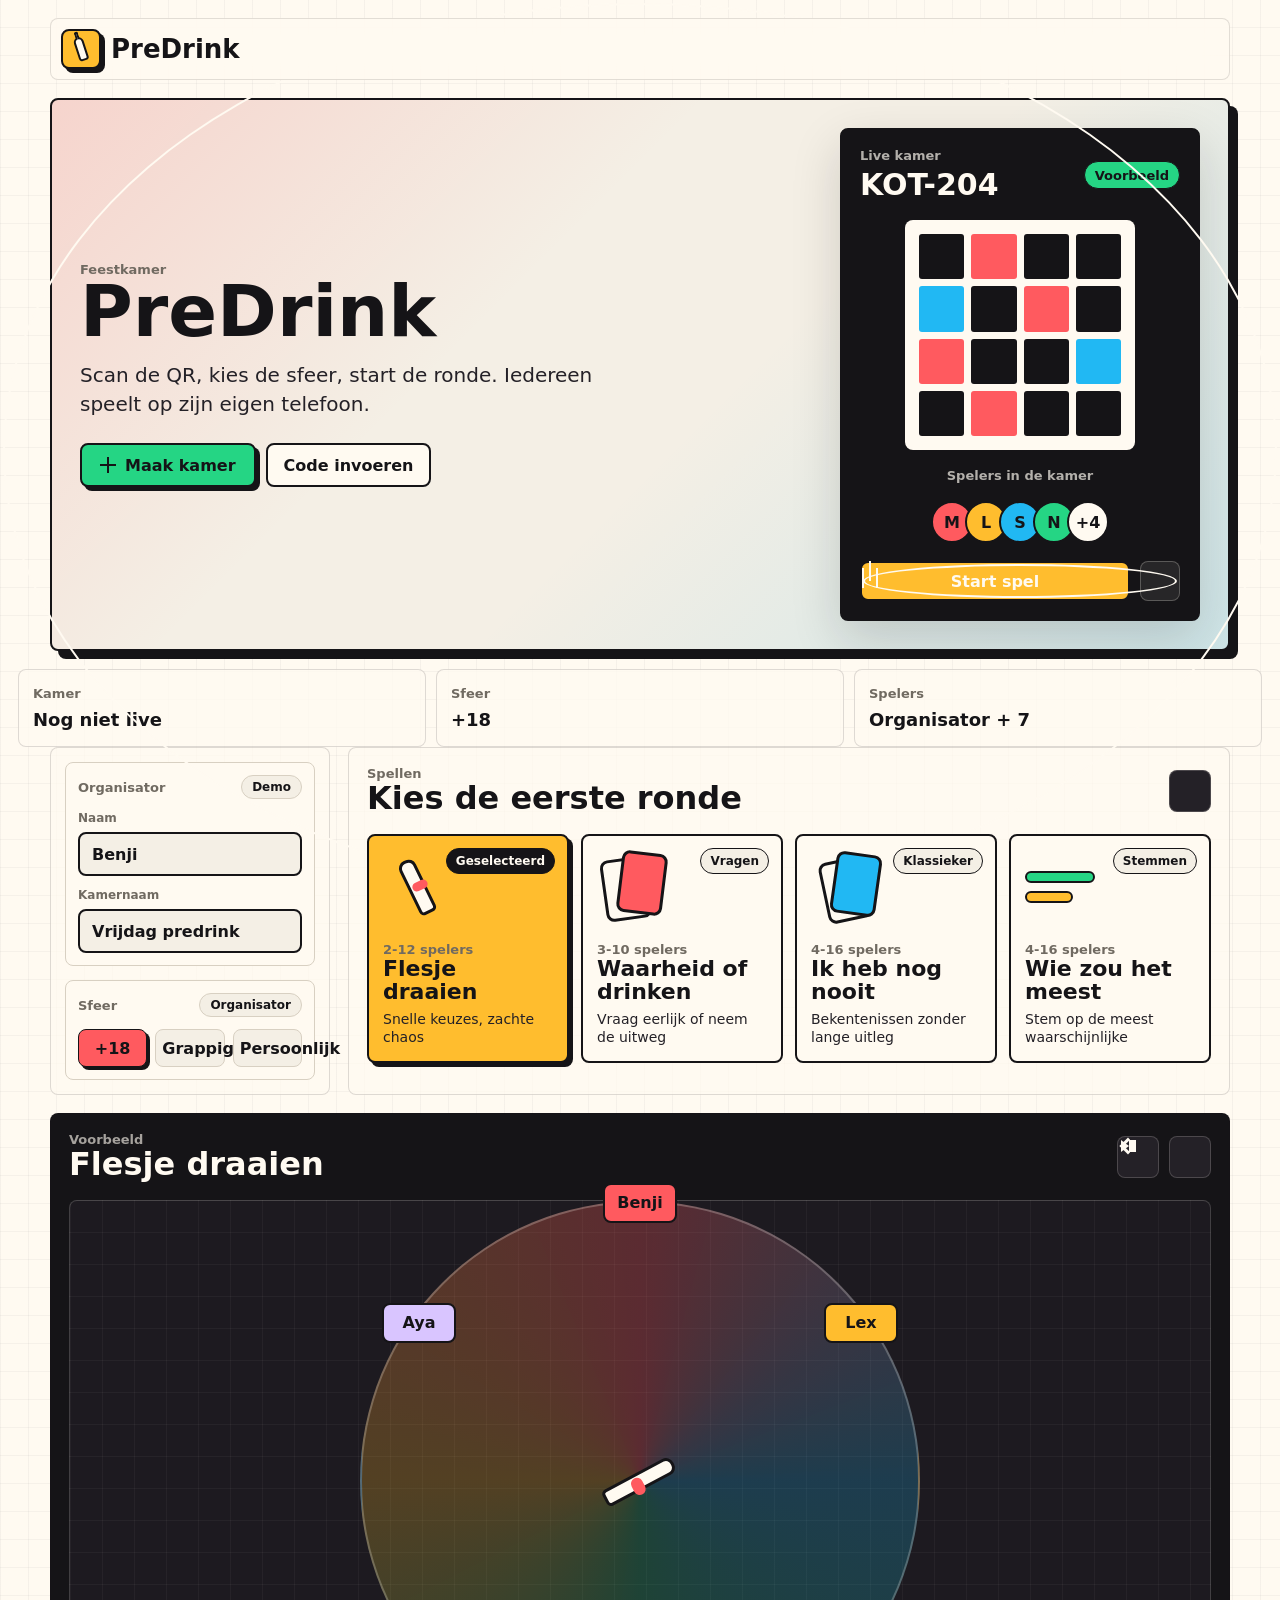
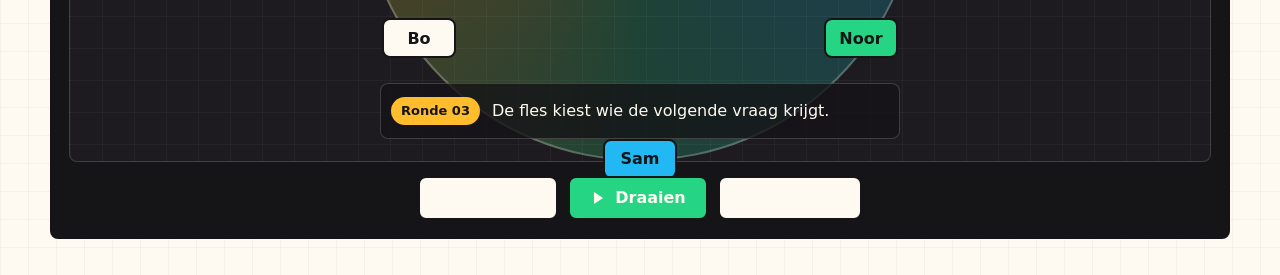
<file: index.html>
<!DOCTYPE html>
<html lang="nl">
<head>
  <meta charset="UTF-8">
  <meta name="viewport" content="width=device-width, initial-scale=1.0">
  <title>PreDrink UI Prototype</title>
  <link rel="stylesheet" href="./styles.css">
</head>
<body>
  <div class="app-shell">
    <header class="topbar">
      <a class="brand" href="#" aria-label="PreDrink start">
        <span class="brand-mark" aria-hidden="true">
          <span class="brand-bottle"></span>
        </span>
        <span class="brand-word">PreDrink</span>
      </a>
    </header>

    <main>
      <section class="party-band" aria-labelledby="brand-title">
        <div class="party-copy">
          <p class="eyebrow">Feestkamer</p>
          <h1 id="brand-title">PreDrink</h1>
          <p class="lead">Scan de QR, kies de sfeer, start de ronde. Iedereen speelt op zijn eigen telefoon.</p>

          <div class="hero-actions">
            <button class="primary-button" type="button" data-open-flow="create" onclick="window.PreDrinkFlow && window.PreDrinkFlow.open('create')">
              <span class="plus-icon" aria-hidden="true"></span>
              Maak kamer
            </button>
            <button class="secondary-button" type="button" data-open-flow="join" onclick="window.PreDrinkFlow && window.PreDrinkFlow.open('join')">Code invoeren</button>
          </div>
        </div>

        <aside class="room-preview" aria-label="Kamervoorbeeld">
          <div class="room-preview-head">
            <div>
              <p class="mini-label">Live kamer</p>
              <strong id="room-code">KOT-204</strong>
            </div>
            <span class="status-dot" id="room-status">Voorbeeld</span>
          </div>

          <div class="qr-tile" aria-label="QR code voorbeeld">
            <span></span><span></span><span></span><span></span>
            <span></span><span></span><span></span><span></span>
            <span></span><span></span><span></span><span></span>
            <span></span><span></span><span></span><span></span>
          </div>

          <p class="mini-label room-player-label">Spelers in de kamer</p>
          <div class="player-row" aria-label="Spelers">
            <span class="avatar a1">M</span>
            <span class="avatar a2">L</span>
            <span class="avatar a3">S</span>
            <span class="avatar a4">N</span>
            <span class="avatar more" id="player-count">+4</span>
          </div>

          <div class="room-controls">
            <button class="mini-button" type="button" id="room-start-btn">Start spel</button>
            <button class="mini-icon-button" title="Kamerinstellingen" aria-label="Kamerinstellingen">
              <span class="settings-icon" aria-hidden="true"></span>
            </button>
          </div>
        </aside>
      </section>

      <section class="room-strip" aria-label="Kamerstatus">
        <div>
          <span class="mini-label">Kamer</span>
          <strong id="strip-room">Nog niet live</strong>
        </div>
        <div>
          <span class="mini-label">Sfeer</span>
          <strong id="strip-vibe">+18</strong>
        </div>
        <div>
          <span class="mini-label">Spelers</span>
          <strong id="strip-players">Organisator + 7</strong>
        </div>
      </section>

      <section class="content-grid">
        <aside class="side-panel" aria-label="Kamerinstellingen">
          <div class="panel-block host-card">
            <div class="panel-heading">
              <p class="mini-label">Organisator</p>
              <span class="small-badge">Demo</span>
            </div>
            <label class="field-label" for="host-name">Naam</label>
            <input class="text-field" id="host-name" type="text" value="Benji" maxlength="18">
            <label class="field-label" for="room-name">Kamernaam</label>
            <input class="text-field" id="room-name" type="text" value="Vrijdag predrink" maxlength="24">
          </div>

          <div class="panel-block">
            <div class="panel-heading">
              <p class="mini-label">Sfeer</p>
              <span class="small-badge">Organisator</span>
            </div>

            <div class="segmented" role="tablist" aria-label="Sfeerselectie">
              <button class="segment active" type="button">+18</button>
              <button class="segment" type="button">Grappig</button>
              <button class="segment" type="button">Persoonlijk</button>
            </div>
          </div>

        </aside>

        <section class="game-library" aria-labelledby="games-title">
          <div class="section-heading">
            <div>
              <p class="eyebrow">Spellen</p>
              <h2 id="games-title">Kies de eerste ronde</h2>
            </div>
            <button class="icon-button dark" title="Filter" aria-label="Filter">
              <span class="filter-icon" aria-hidden="true"></span>
            </button>
          </div>

          <div class="game-grid">
            <button class="game-card active" type="button" data-game="spin">
              <span class="game-art bottle-art" aria-hidden="true"></span>
              <span class="game-status">Geselecteerd</span>
              <span class="game-kicker">2-12 spelers</span>
              <strong>Flesje draaien</strong>
              <span class="game-meta">Snelle keuzes, zachte chaos</span>
            </button>

            <button class="game-card" type="button" data-game="truth">
              <span class="game-art card-art" aria-hidden="true"></span>
              <span class="game-status">Vragen</span>
              <span class="game-kicker">3-10 spelers</span>
              <strong>Waarheid of drinken</strong>
              <span class="game-meta">Vraag eerlijk of neem de uitweg</span>
            </button>

            <button class="game-card" type="button" data-game="never">
              <span class="game-art stack-art" aria-hidden="true"></span>
              <span class="game-status">Klassieker</span>
              <span class="game-kicker">4-16 spelers</span>
              <strong>Ik heb nog nooit</strong>
              <span class="game-meta">Bekentenissen zonder lange uitleg</span>
            </button>

            <button class="game-card" type="button" data-game="likely">
              <span class="game-art poll-art" aria-hidden="true"></span>
              <span class="game-status">Stemmen</span>
              <span class="game-kicker">4-16 spelers</span>
              <strong>Wie zou het meest</strong>
              <span class="game-meta">Stem op de meest waarschijnlijke</span>
            </button>
          </div>
        </section>
      </section>

      <section class="play-stage" aria-labelledby="preview-title">
        <div class="stage-head">
          <div>
            <p class="eyebrow">Voorbeeld</p>
            <h2 id="preview-title">Flesje draaien</h2>
          </div>
          <div class="stage-actions">
            <button class="icon-button dark" title="Vorige kaart" aria-label="Vorige kaart">
              <span class="back-icon" aria-hidden="true"></span>
            </button>
            <button class="icon-button dark" title="Overslaan" aria-label="Overslaan">
              <span class="skip-icon" aria-hidden="true"></span>
            </button>
          </div>
        </div>

        <div class="preview-board active" data-preview="spin">
          <div class="bottle-table">
            <span class="table-avatar p1">Benji</span>
            <span class="table-avatar p2">Lex</span>
            <span class="table-avatar p3">Noor</span>
            <span class="table-avatar p4">Sam</span>
            <span class="table-avatar p5">Bo</span>
            <span class="table-avatar p6">Aya</span>
            <div class="spin-bottle" aria-hidden="true"></div>
          </div>
          <div class="prompt-strip">
            <span class="round-chip">Ronde 03</span>
            <p>De fles kiest wie de volgende vraag krijgt.</p>
          </div>
        </div>

        <div class="preview-board" data-preview="truth">
          <div class="truth-card">
            <span class="round-chip">Waarheid of drinken</span>
            <h3>Wat is de laatste app die je meteen zou verbergen?</h3>
            <div class="choice-row">
              <button>Waarheid</button>
              <button>Drinken</button>
            </div>
          </div>
        </div>

        <div class="preview-board" data-preview="never">
          <div class="never-stack">
            <article>
              <span>Ik heb nog nooit</span>
              <strong>een taxi genomen voor minder dan vijf minuten wandelen.</strong>
            </article>
            <article>
              <span>Stem</span>
              <strong>Ik wel</strong>
            </article>
            <article>
              <span>Stem</span>
              <strong>Nooit</strong>
            </article>
          </div>
        </div>

        <div class="preview-board" data-preview="likely">
          <div class="poll-screen">
            <span class="round-chip">Wie zou het meest</span>
            <h3>Wie zou het meest spontaan een weekend boeken?</h3>
            <div class="poll-list">
              <div><span>Benji</span><strong style="width:72%"></strong></div>
              <div><span>Lex</span><strong style="width:48%"></strong></div>
              <div><span>Noor</span><strong style="width:28%"></strong></div>
            </div>
          </div>
        </div>

        <div class="control-strip">
          <button class="secondary-button">Grenzen</button>
          <button class="primary-button" id="main-action">
            <span class="play-icon" aria-hidden="true"></span>
            <span id="main-action-label">Draaien</span>
          </button>
          <button class="secondary-button">Waterpauze</button>
        </div>
      </section>
    </main>

    <nav class="mobile-dock" aria-label="Mobiele navigatie">
      <a href="#brand-title">Kamer</a>
      <a href="#games-title">Spellen</a>
      <a href="#preview-title">Spelen</a>
    </nav>
  </div>

  <div class="flow-sheet" id="flow-sheet" aria-hidden="true">
    <div class="sheet-backdrop" data-close-flow></div>
    <section class="sheet-panel" aria-label="Kamerflow">
      <div class="sheet-head">
        <div>
          <p class="eyebrow">Kamer</p>
          <h2 id="sheet-title">Maak kamer</h2>
        </div>
        <button class="icon-button" type="button" title="Sluiten" aria-label="Sluiten" data-close-flow>
          <span class="close-icon" aria-hidden="true"></span>
        </button>
      </div>

      <div class="flow-tabs" role="tablist" aria-label="Kamerflow">
        <button class="flow-tab active" type="button" data-flow-tab="create">Maken</button>
        <button class="flow-tab" type="button" data-flow-tab="join">Meedoen</button>
      </div>

      <div class="flow-panel active" data-flow-panel="create">
        <label class="field-label" for="sheet-room-name">Kamernaam</label>
        <input class="text-field" id="sheet-room-name" type="text" value="Vrijdag predrink" maxlength="24">
        <label class="field-label" for="sheet-host-name">Organisator</label>
        <input class="text-field" id="sheet-host-name" type="text" value="Benji" maxlength="18">
        <div class="sheet-actions">
          <button class="primary-button" type="button" id="create-demo-room">
            <span class="plus-icon" aria-hidden="true"></span>
            Maak demo-kamer
          </button>
        </div>
      </div>

      <div class="flow-panel" data-flow-panel="join">
        <label class="field-label" for="join-code">Kamercode</label>
        <input class="text-field code-field" id="join-code" type="text" value="KOT-204" maxlength="7">
        <label class="field-label" for="join-name">Naam</label>
        <input class="text-field" id="join-name" type="text" value="Lex" maxlength="18">
        <div class="sheet-actions">
          <button class="primary-button" type="button" id="join-demo-room">
            Doe mee met voorbeeld
          </button>
        </div>
      </div>
    </section>
  </div>

  <script src="./script.js?v=app-shell-3"></script>
</body>
</html>
</file>
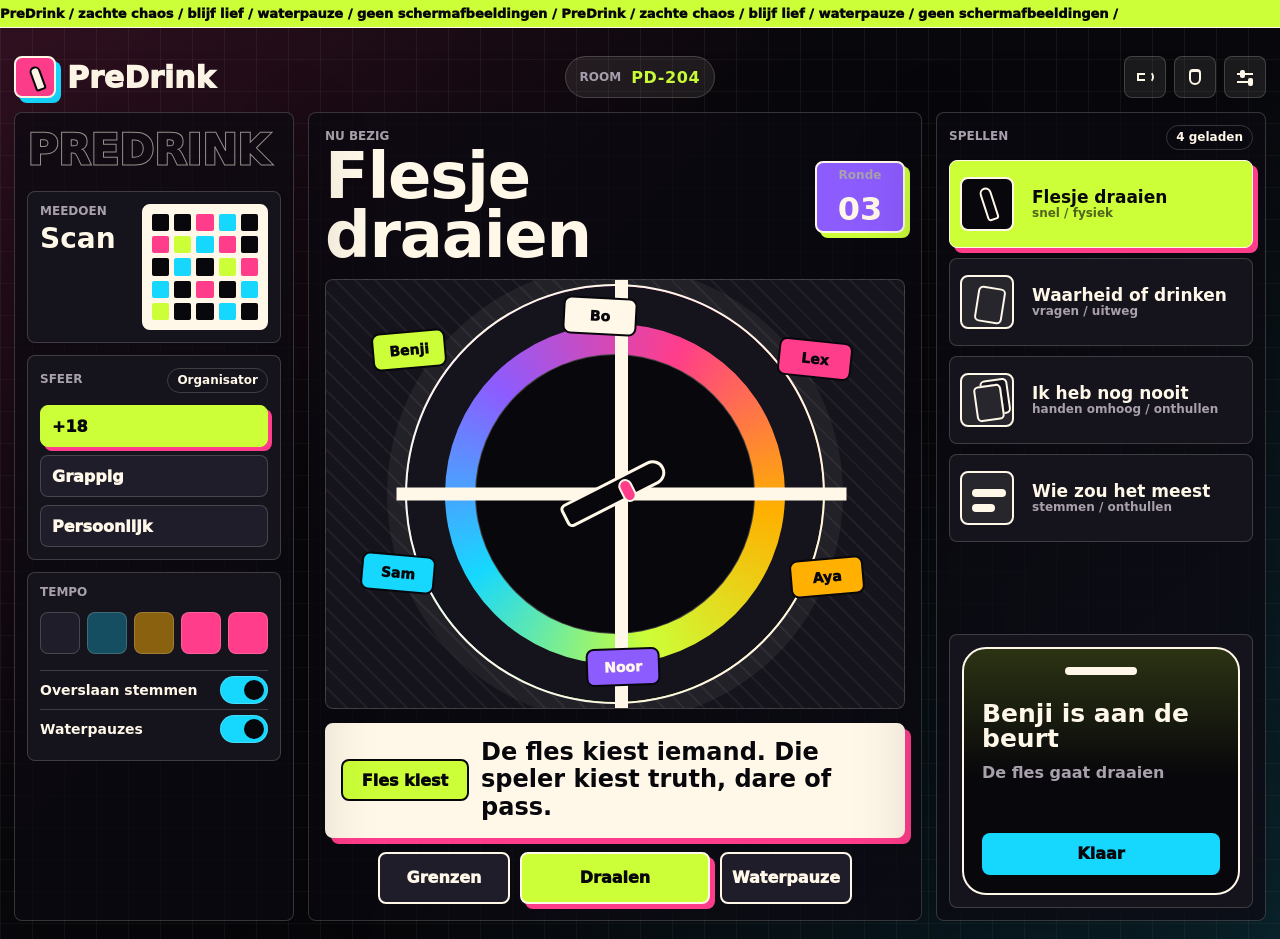
<file: design-b.html>
<!DOCTYPE html>
<html lang="nl">
<head>
  <meta charset="UTF-8">
  <meta name="viewport" content="width=device-width, initial-scale=1.0">
  <title>PreDrink Ontwerp B</title>
  <link rel="stylesheet" href="./design-b.css">
</head>
<body>
  <div class="ticker" aria-hidden="true">
    <span>PreDrink / zachte chaos / blijf lief / waterpauze / geen schermafbeeldingen / PreDrink / zachte chaos / blijf lief / waterpauze / geen schermafbeeldingen /</span>
  </div>

  <main class="night-app">
    <header class="nav">
      <a class="brand" href="./index.html" aria-label="PreDrink ontwerp A">
        <span class="brand-icon" aria-hidden="true"></span>
        <span>PreDrink</span>
      </a>

      <div class="room-pill">
        <span>ROOM</span>
        <strong>PD-204</strong>
      </div>

      <nav class="nav-actions" aria-label="Snelle acties">
        <button class="icon-button" title="Geluid" aria-label="Geluid"><span class="i-sound"></span></button>
        <button class="icon-button" title="Grenzen" aria-label="Grenzen"><span class="i-shield"></span></button>
        <button class="icon-button" title="Instellingen" aria-label="Instellingen"><span class="i-sliders"></span></button>
      </nav>
    </header>

    <section class="command-grid">
      <aside class="room-console" aria-label="Kamerconsole">
        <div class="vertical-logo" aria-hidden="true">PREDRINK</div>

        <section class="join-tile">
          <div>
            <p class="label">Meedoen</p>
            <strong>Scan</strong>
          </div>
          <div class="qr-mosaic" aria-label="QR code voorbeeld">
            <span></span><span></span><span></span><span></span><span></span>
            <span></span><span></span><span></span><span></span><span></span>
            <span></span><span></span><span></span><span></span><span></span>
            <span></span><span></span><span></span><span></span><span></span>
            <span></span><span></span><span></span><span></span><span></span>
          </div>
        </section>

        <section class="vibe-panel">
          <div class="panel-head">
            <p class="label">Sfeer</p>
            <span>Organisator</span>
          </div>

          <div class="vibe-stack" role="tablist" aria-label="Sfeer">
            <button class="vibe active" type="button">+18</button>
            <button class="vibe" type="button">Grappig</button>
            <button class="vibe" type="button">Persoonlijk</button>
          </div>
        </section>

        <section class="tempo-panel">
          <p class="label">Tempo</p>
          <div class="tempo-track" aria-label="Tempo">
            <span></span>
            <span></span>
            <span></span>
            <span class="hot"></span>
            <span class="hot"></span>
          </div>
          <div class="switch-line">
            <span>Overslaan stemmen</span>
            <button class="toggle on" aria-label="Overslaan stemmen aan"><span></span></button>
          </div>
          <div class="switch-line">
            <span>Waterpauzes</span>
            <button class="toggle on" aria-label="Waterpauzes aan"><span></span></button>
          </div>
        </section>
      </aside>

      <section class="stage" aria-labelledby="stage-title">
        <div class="stage-top">
          <div>
            <p class="label">Nu bezig</p>
            <h1 id="stage-title">Flesje draaien</h1>
          </div>
          <div class="round-counter">
            <span>Ronde</span>
            <strong>03</strong>
          </div>
        </div>

        <div class="party-machine" data-selected="spin">
          <div class="name-tag n1">Benji</div>
          <div class="name-tag n2">Lex</div>
          <div class="name-tag n3">Sam</div>
          <div class="name-tag n4">Aya</div>
          <div class="name-tag n5">Bo</div>
          <div class="name-tag n6">Noor</div>

          <div class="machine-ring">
            <span class="ring-tick t1"></span>
            <span class="ring-tick t2"></span>
            <span class="ring-tick t3"></span>
            <span class="ring-tick t4"></span>
            <div class="live-art spin-art" aria-hidden="true"></div>
          </div>
        </div>

        <div class="prompt-console">
          <span class="prompt-type" id="prompt-type">Fles kiest</span>
          <p id="prompt-text">De fles kiest iemand. Die speler kiest truth, dare of pass.</p>
        </div>

        <div class="action-deck">
          <button class="secondary-action">Grenzen</button>
          <button class="main-action" id="main-action">Draaien</button>
          <button class="secondary-action">Waterpauze</button>
        </div>
      </section>

      <aside class="game-dock" aria-label="Spellen">
        <div class="dock-head">
          <p class="label">Spellen</p>
          <span>4 geladen</span>
        </div>

        <button class="game-cartridge active" type="button" data-game="spin">
          <span class="cart-icon cart-bottle" aria-hidden="true"></span>
          <span>
            <strong>Flesje draaien</strong>
            <small>snel / fysiek</small>
          </span>
        </button>

        <button class="game-cartridge" type="button" data-game="truth">
          <span class="cart-icon cart-card" aria-hidden="true"></span>
          <span>
            <strong>Waarheid of drinken</strong>
            <small>vragen / uitweg</small>
          </span>
        </button>

        <button class="game-cartridge" type="button" data-game="never">
          <span class="cart-icon cart-stack" aria-hidden="true"></span>
          <span>
            <strong>Ik heb nog nooit</strong>
            <small>handen omhoog / onthullen</small>
          </span>
        </button>

        <button class="game-cartridge" type="button" data-game="likely">
          <span class="cart-icon cart-poll" aria-hidden="true"></span>
          <span>
            <strong>Wie zou het meest</strong>
            <small>stemmen / onthullen</small>
          </span>
        </button>

        <section class="phone-strip" aria-label="Telefoon preview">
          <div class="phone-screen">
            <span class="mini-status"></span>
            <strong id="phone-title">Benji is aan de beurt</strong>
            <p id="phone-copy">De fles gaat draaien</p>
            <button>Klaar</button>
          </div>
        </section>
      </aside>
    </section>
  </main>

  <script src="./design-b.js"></script>
</body>
</html>
</file>
<file: styles.css>
*,
*::before,
*::after {
  box-sizing: border-box;
}

:root {
  --ink: #151417;
  --ink-2: #242127;
  --paper: #fffaf1;
  --paper-2: #f4efe5;
  --line: #d8d0c2;
  --muted: #706a61;
  --coral: #ff5a5f;
  --lime: #25d584;
  --aqua: #21b8f3;
  --mango: #ffbd2e;
  --grape: #7b61ff;
  --shadow: 0 18px 50px rgba(21, 20, 23, 0.16);
  --radius: 8px;
}

html {
  min-height: 100%;
  background: var(--paper);
}

body {
  min-height: 100%;
  margin: 0;
  color: var(--ink);
  font-family: Inter, ui-sans-serif, system-ui, -apple-system, BlinkMacSystemFont, "Segoe UI", sans-serif;
  background:
    linear-gradient(90deg, rgba(21, 20, 23, 0.04) 1px, transparent 1px),
    linear-gradient(0deg, rgba(21, 20, 23, 0.04) 1px, transparent 1px),
    var(--paper);
  background-size: 28px 28px;
}

body.sheet-open {
  overflow: hidden;
}

button,
input {
  font: inherit;
}

button {
  color: inherit;
}

.app-shell {
  min-height: 100vh;
  padding: 18px;
}

.topbar {
  position: sticky;
  top: 0;
  z-index: 20;
  display: flex;
  align-items: center;
  justify-content: space-between;
  gap: 16px;
  width: min(1180px, 100%);
  margin: 0 auto 18px;
  padding: 10px;
  border: 1px solid rgba(21, 20, 23, 0.12);
  border-radius: var(--radius);
  background: rgba(255, 250, 241, 0.88);
  backdrop-filter: blur(18px);
}

.brand {
  display: inline-flex;
  align-items: center;
  gap: 10px;
  color: var(--ink);
  text-decoration: none;
}

.brand-mark {
  position: relative;
  display: grid;
  width: 40px;
  height: 40px;
  place-items: center;
  border: 2px solid var(--ink);
  border-radius: var(--radius);
  background: var(--mango);
  box-shadow: 4px 4px 0 var(--ink);
}

.brand-bottle {
  position: relative;
  display: block;
  width: 10px;
  height: 24px;
  border: 2px solid var(--ink);
  border-radius: 5px 5px 3px 3px;
  background: var(--paper);
  transform: rotate(-18deg);
}

.brand-bottle::before {
  content: "";
  position: absolute;
  top: -8px;
  left: 1px;
  width: 4px;
  height: 8px;
  border: 2px solid var(--ink);
  border-bottom: 0;
  border-radius: 3px 3px 0 0;
  background: var(--paper);
}

.brand-word {
  font-size: 26px;
  font-weight: 900;
  line-height: 1;
}

.hero-actions,
.stage-actions,
.room-controls,
.choice-row,
.control-strip {
  position: relative;
  z-index: 4;
  display: flex;
  align-items: center;
  gap: 10px;
}

.icon-button,
.mini-icon-button {
  display: grid;
  place-items: center;
  border: 1px solid var(--ink);
  border-radius: var(--radius);
  background: var(--paper);
  cursor: pointer;
  transition: transform 160ms ease, background 160ms ease, box-shadow 160ms ease;
}

.icon-button {
  width: 42px;
  height: 42px;
}

.icon-button.dark {
  color: var(--paper);
  border-color: rgba(255, 250, 241, 0.18);
  background: var(--ink-2);
}

.icon-button:hover,
.mini-icon-button:hover,
.primary-button:hover,
.secondary-button:hover,
.mini-button:hover,
.game-card:hover {
  transform: translateY(-2px);
}

.status-dot,
.small-badge,
.round-chip {
  display: inline-flex;
  align-items: center;
  justify-content: center;
  min-height: 28px;
  padding: 0 10px;
  border: 1px solid var(--ink);
  border-radius: 999px;
  background: var(--paper);
  font-size: 13px;
  font-weight: 800;
}

.party-band,
.content-grid,
.play-stage {
  width: min(1180px, 100%);
  margin: 0 auto 18px;
}

.party-band {
  display: grid;
  grid-template-columns: minmax(0, 1fr) 360px;
  gap: 18px;
  min-height: 410px;
  padding: 28px;
  border: 2px solid var(--ink);
  border-radius: var(--radius);
  background:
    linear-gradient(135deg, rgba(255, 90, 95, 0.18), transparent 38%),
    linear-gradient(315deg, rgba(33, 184, 243, 0.18), transparent 44%),
    var(--paper-2);
  box-shadow: 8px 8px 0 var(--ink);
  overflow: hidden;
}

.party-copy {
  position: relative;
  z-index: 3;
  display: flex;
  flex-direction: column;
  justify-content: center;
  max-width: 650px;
}

.eyebrow,
.mini-label,
.game-kicker {
  margin: 0;
  color: var(--muted);
  font-size: 13px;
  font-weight: 800;
}

h1,
h2,
h3,
p {
  margin-top: 0;
}

h1 {
  margin-bottom: 16px;
  font-size: 72px;
  line-height: 0.95;
}

h2 {
  margin-bottom: 0;
  font-size: 32px;
  line-height: 1.08;
}

h3 {
  font-size: 28px;
  line-height: 1.16;
}

.lead {
  max-width: 520px;
  margin-bottom: 24px;
  color: var(--ink-2);
  font-size: 20px;
  line-height: 1.45;
}

.primary-button,
.secondary-button,
.mini-button {
  min-height: 44px;
  border: 2px solid var(--ink);
  border-radius: var(--radius);
  cursor: pointer;
  font-weight: 900;
  transition: transform 160ms ease, box-shadow 160ms ease, background 160ms ease;
}

.primary-button {
  display: inline-flex;
  align-items: center;
  justify-content: center;
  gap: 9px;
  padding: 0 18px;
  background: var(--lime);
  box-shadow: 4px 4px 0 var(--ink);
}

.secondary-button {
  padding: 0 16px;
  background: var(--paper);
}

.mini-button {
  flex: 1;
  min-height: 40px;
  background: var(--mango);
}

.room-preview {
  align-self: stretch;
  display: flex;
  flex-direction: column;
  justify-content: space-between;
  gap: 18px;
  padding: 18px;
  border: 2px solid var(--ink);
  border-radius: var(--radius);
  background: var(--ink);
  color: var(--paper);
  box-shadow: var(--shadow);
}

.room-preview-head,
.panel-heading,
.section-heading,
.stage-head {
  display: flex;
  align-items: center;
  justify-content: space-between;
  gap: 14px;
}

.room-preview strong {
  display: block;
  margin-top: 4px;
  font-size: 30px;
}

.room-preview .mini-label {
  color: rgba(255, 250, 241, 0.68);
}

.status-dot {
  color: var(--ink);
  background: var(--lime);
}

.qr-tile {
  display: grid;
  grid-template-columns: repeat(4, 1fr);
  gap: 7px;
  aspect-ratio: 1;
  width: min(100%, 230px);
  margin: 0 auto;
  padding: 14px;
  border-radius: var(--radius);
  background: var(--paper);
}

.qr-tile span {
  border-radius: 3px;
  background: var(--ink);
}

.qr-tile span:nth-child(2),
.qr-tile span:nth-child(7),
.qr-tile span:nth-child(9),
.qr-tile span:nth-child(14) {
  background: var(--coral);
}

.qr-tile span:nth-child(5),
.qr-tile span:nth-child(12) {
  background: var(--aqua);
}

.player-row {
  display: flex;
  align-items: center;
  justify-content: center;
}

.room-player-label {
  text-align: center;
}

.avatar {
  display: grid;
  width: 42px;
  height: 42px;
  place-items: center;
  margin-left: -8px;
  border: 2px solid var(--ink);
  border-radius: 50%;
  color: var(--ink);
  font-weight: 900;
}

.avatar:first-child {
  margin-left: 0;
}

.a1 { background: var(--coral); }
.a2 { background: var(--mango); }
.a3 { background: var(--aqua); }
.a4 { background: var(--lime); }
.more { background: var(--paper); }

.mini-icon-button {
  width: 40px;
  height: 40px;
  color: var(--paper);
  border-color: rgba(255, 250, 241, 0.24);
  background: rgba(255, 250, 241, 0.08);
}

.content-grid {
  display: grid;
  grid-template-columns: 280px minmax(0, 1fr);
  gap: 18px;
}

.side-panel,
.game-library,
.play-stage {
  border: 1px solid rgba(21, 20, 23, 0.14);
  border-radius: var(--radius);
  background: rgba(255, 250, 241, 0.74);
}

.side-panel {
  display: flex;
  flex-direction: column;
  gap: 14px;
  padding: 14px;
}

.panel-block {
  padding: 12px;
  border: 1px solid var(--line);
  border-radius: var(--radius);
  background: var(--paper);
}

.small-badge {
  min-height: 24px;
  border-color: var(--line);
  background: var(--paper-2);
  font-size: 12px;
}

.segmented {
  display: grid;
  grid-template-columns: repeat(3, minmax(0, 1fr));
  gap: 8px;
  margin-top: 12px;
}

.segment {
  min-height: 38px;
  border: 1px solid var(--line);
  border-radius: var(--radius);
  background: var(--paper-2);
  cursor: pointer;
  font-weight: 800;
}

.segment.active {
  border-color: var(--ink);
  background: var(--coral);
  box-shadow: 3px 3px 0 var(--ink);
}

.swatches {
  display: grid;
  grid-template-columns: repeat(5, 1fr);
  gap: 8px;
  margin-top: 12px;
}

.swatch {
  aspect-ratio: 1;
  border: 2px solid var(--ink);
  border-radius: var(--radius);
}

.swatch.ink { background: var(--ink); }
.swatch.coral { background: var(--coral); }
.swatch.lime { background: var(--lime); }
.swatch.aqua { background: var(--aqua); }
.swatch.mango { background: var(--mango); }

.game-library {
  padding: 18px;
}

.game-grid {
  display: grid;
  grid-template-columns: repeat(4, minmax(0, 1fr));
  gap: 12px;
  margin-top: 18px;
}

.game-card {
  position: relative;
  display: flex;
  flex-direction: column;
  align-items: flex-start;
  min-height: 214px;
  padding: 14px;
  border: 2px solid var(--ink);
  border-radius: var(--radius);
  background: var(--paper);
  box-shadow: 4px 4px 0 transparent;
  cursor: pointer;
  overflow: hidden;
  text-align: left;
  transition: transform 160ms ease, box-shadow 160ms ease, background 160ms ease;
}

.game-card.active {
  background: var(--mango);
  box-shadow: 4px 4px 0 var(--ink);
}

.game-card:nth-child(2).active { background: var(--coral); }
.game-card:nth-child(3).active { background: var(--aqua); }
.game-card:nth-child(4).active { background: var(--lime); }

.game-card strong {
  margin-top: auto;
  font-size: 22px;
  line-height: 1.06;
}

.game-meta {
  display: block;
  margin-top: 8px;
  color: var(--ink-2);
  font-size: 14px;
  line-height: 1.28;
}

.game-art {
  position: relative;
  display: block;
  width: 74px;
  height: 74px;
  margin-bottom: 18px;
}

.bottle-art::before,
.spin-bottle::before {
  content: "";
  position: absolute;
  width: 18px;
  height: 58px;
  border: 3px solid var(--ink);
  border-radius: 8px 8px 5px 5px;
  background: var(--paper);
}

.bottle-art::before {
  left: 25px;
  top: 8px;
  transform: rotate(-26deg);
}

.bottle-art::after,
.spin-bottle::after {
  content: "";
  position: absolute;
  border-radius: 999px;
  background: var(--coral);
}

.bottle-art::after {
  left: 29px;
  top: 31px;
  width: 16px;
  height: 9px;
  transform: rotate(-26deg);
}

.card-art::before,
.card-art::after,
.stack-art::before,
.stack-art::after {
  content: "";
  position: absolute;
  width: 46px;
  height: 62px;
  border: 3px solid var(--ink);
  border-radius: var(--radius);
}

.card-art::before {
  left: 6px;
  top: 8px;
  background: var(--paper);
  transform: rotate(-8deg);
}

.card-art::after {
  left: 22px;
  top: 2px;
  background: var(--coral);
  transform: rotate(7deg);
}

.stack-art::before {
  left: 12px;
  top: 9px;
  background: var(--paper);
  transform: rotate(-12deg);
}

.stack-art::after {
  left: 22px;
  top: 3px;
  background: var(--aqua);
  transform: rotate(8deg);
}

.poll-art {
  display: grid;
  align-content: center;
  gap: 8px;
}

.poll-art::before,
.poll-art::after,
.poll-art span {
  content: "";
  display: block;
  height: 12px;
  border: 2px solid var(--ink);
  border-radius: 999px;
  background: var(--paper);
}

.poll-art::before { width: 70px; background: var(--lime); }
.poll-art::after { width: 48px; background: var(--mango); }

.play-stage {
  padding: 18px;
  background: var(--ink);
  color: var(--paper);
  overflow: hidden;
}

.play-stage .eyebrow {
  color: rgba(255, 250, 241, 0.62);
}

.preview-board {
  position: relative;
  display: none;
  min-height: 390px;
  margin-top: 18px;
  border: 1px solid rgba(255, 250, 241, 0.16);
  border-radius: var(--radius);
  background:
    linear-gradient(90deg, rgba(255, 250, 241, 0.04) 1px, transparent 1px),
    linear-gradient(0deg, rgba(255, 250, 241, 0.04) 1px, transparent 1px),
    #1d1a20;
  background-size: 32px 32px;
}

.preview-board.active {
  display: grid;
  place-items: center;
}

.bottle-table {
  position: relative;
  width: min(560px, 86vw);
  aspect-ratio: 1;
  border: 2px solid rgba(255, 250, 241, 0.24);
  border-radius: 50%;
  background:
    conic-gradient(from 0deg, rgba(255, 90, 95, 0.28), rgba(33, 184, 243, 0.22), rgba(37, 213, 132, 0.22), rgba(255, 189, 46, 0.24), rgba(255, 90, 95, 0.28));
}

.table-avatar {
  position: absolute;
  display: grid;
  width: 74px;
  height: 40px;
  place-items: center;
  border: 2px solid var(--ink);
  border-radius: var(--radius);
  color: var(--ink);
  background: var(--paper);
  font-weight: 900;
}

.p1 { left: 50%; top: -20px; transform: translateX(-50%); background: var(--coral); }
.p2 { right: 20px; top: 18%; background: var(--mango); }
.p3 { right: 20px; bottom: 18%; background: var(--lime); }
.p4 { left: 50%; bottom: -20px; transform: translateX(-50%); background: var(--aqua); }
.p5 { left: 20px; bottom: 18%; background: var(--paper); }
.p6 { left: 20px; top: 18%; background: #d9c5ff; }

.spin-bottle {
  position: absolute;
  left: 50%;
  top: 50%;
  width: 112px;
  height: 112px;
  transform: translate(-50%, -50%) rotate(62deg);
}

.spin-bottle::before {
  left: 47px;
  top: 18px;
  height: 78px;
  background: var(--paper);
}

.spin-bottle::after {
  left: 51px;
  top: 54px;
  width: 18px;
  height: 12px;
}

.prompt-strip {
  position: absolute;
  bottom: 22px;
  left: 50%;
  display: flex;
  align-items: center;
  gap: 12px;
  width: min(520px, calc(100% - 40px));
  min-height: 56px;
  padding: 10px;
  border: 1px solid rgba(255, 250, 241, 0.18);
  border-radius: var(--radius);
  background: rgba(21, 20, 23, 0.78);
  transform: translateX(-50%);
}

.prompt-strip p {
  margin: 0;
}

.round-chip {
  color: var(--ink);
  border: 0;
  background: var(--mango);
  white-space: nowrap;
}

.truth-card,
.poll-screen {
  width: min(560px, calc(100% - 36px));
  padding: 26px;
  border: 2px solid var(--ink);
  border-radius: var(--radius);
  color: var(--ink);
  background: var(--paper);
  box-shadow: 7px 7px 0 var(--coral);
}

.truth-card h3,
.poll-screen h3 {
  margin: 22px 0;
}

.choice-row button {
  flex: 1;
  min-height: 48px;
  border: 2px solid var(--ink);
  border-radius: var(--radius);
  background: var(--lime);
  cursor: pointer;
  font-weight: 900;
}

.choice-row button:last-child {
  background: var(--mango);
}

.never-stack {
  display: grid;
  grid-template-columns: 1.2fr 0.8fr 0.8fr;
  gap: 14px;
  width: min(820px, calc(100% - 36px));
}

.never-stack article {
  min-height: 210px;
  padding: 18px;
  border: 2px solid var(--ink);
  border-radius: var(--radius);
  color: var(--ink);
  background: var(--paper);
  box-shadow: 6px 6px 0 var(--aqua);
}

.never-stack article:nth-child(2) {
  background: var(--lime);
}

.never-stack article:nth-child(3) {
  background: var(--mango);
}

.never-stack span {
  display: block;
  margin-bottom: 16px;
  color: var(--muted);
  font-weight: 800;
}

.never-stack strong {
  font-size: 27px;
  line-height: 1.12;
}

.poll-list {
  display: grid;
  gap: 12px;
}

.poll-list div {
  position: relative;
  min-height: 42px;
  border: 2px solid var(--ink);
  border-radius: var(--radius);
  background: var(--paper-2);
  overflow: hidden;
}

.poll-list strong {
  position: absolute;
  inset: 0 auto 0 0;
  display: block;
  background: var(--lime);
}

.poll-list span {
  position: relative;
  z-index: 1;
  display: flex;
  align-items: center;
  height: 100%;
  padding-left: 12px;
  font-weight: 900;
}

.control-strip {
  justify-content: center;
  margin-top: 14px;
  flex-wrap: wrap;
}

.control-strip .primary-button,
.control-strip .secondary-button {
  min-width: 140px;
}

.icon {
  position: relative;
  display: block;
  width: 20px;
  height: 20px;
}

.settings-icon::before,
.filter-icon::before,
.back-icon::before,
.skip-icon::before,
.plus-icon::before,
.plus-icon::after,
.play-icon::before {
  content: "";
  position: absolute;
  display: block;
}

.settings-icon::before,
.filter-icon::before {
  inset: 3px;
  border: 2px solid currentColor;
  border-radius: 50%;
}

.settings-icon::after {
  content: "";
  position: absolute;
  left: 9px;
  top: 0;
  width: 2px;
  height: 20px;
  background: currentColor;
  box-shadow: -7px 7px 0 currentColor, 7px 7px 0 currentColor;
}

.filter-icon::after {
  content: "";
  position: absolute;
  left: 3px;
  top: 5px;
  width: 14px;
  height: 2px;
  background: currentColor;
  box-shadow: 0 5px 0 currentColor, 0 10px 0 currentColor;
}

.back-icon::before {
  left: 5px;
  top: 4px;
  width: 12px;
  height: 12px;
  border-left: 3px solid currentColor;
  border-bottom: 3px solid currentColor;
  transform: rotate(45deg);
}

.skip-icon::before {
  left: 4px;
  top: 4px;
  border-top: 6px solid transparent;
  border-bottom: 6px solid transparent;
  border-left: 8px solid currentColor;
  box-shadow: 7px 0 0 currentColor;
}

.plus-icon {
  position: relative;
  width: 16px;
  height: 16px;
}

.plus-icon::before {
  left: 0;
  top: 7px;
  width: 16px;
  height: 2px;
  background: currentColor;
}

.plus-icon::after {
  left: 7px;
  top: 0;
  width: 2px;
  height: 16px;
  background: currentColor;
}

.play-icon {
  position: relative;
  width: 16px;
  height: 16px;
}

.play-icon::before {
  left: 4px;
  top: 2px;
  border-top: 6px solid transparent;
  border-bottom: 6px solid transparent;
  border-left: 9px solid currentColor;
}

.room-strip {
  display: grid;
  grid-template-columns: repeat(3, minmax(0, 1fr));
  gap: 10px;
}

.room-strip div {
  min-height: 78px;
  padding: 13px 14px;
  border: 1px solid rgba(21, 20, 23, 0.14);
  border-radius: var(--radius);
  background: rgba(255, 250, 241, 0.78);
}

.room-strip strong {
  display: block;
  margin-top: 8px;
  font-size: 18px;
  line-height: 1.1;
}

.field-label {
  display: block;
  margin: 12px 0 7px;
  color: var(--muted);
  font-size: 12px;
  font-weight: 900;
}

.text-field {
  width: 100%;
  min-height: 44px;
  padding: 0 12px;
  border: 2px solid var(--ink);
  border-radius: var(--radius);
  background: var(--paper-2);
  color: var(--ink);
  font-weight: 850;
  outline: none;
  transition: box-shadow 160ms ease, background 160ms ease;
}

.text-field:focus {
  background: var(--paper);
  box-shadow: 3px 3px 0 var(--aqua);
}

.code-field {
  letter-spacing: 0.18em;
  text-transform: uppercase;
}

.game-status {
  position: absolute;
  top: 12px;
  right: 12px;
  display: inline-flex;
  align-items: center;
  min-height: 26px;
  padding: 0 9px;
  border: 1px solid var(--ink);
  border-radius: 999px;
  background: var(--paper-2);
  font-size: 12px;
  font-weight: 900;
}

.game-card.active .game-status {
  background: var(--ink);
  color: var(--paper);
}

.flow-sheet {
  position: fixed;
  inset: 0;
  z-index: 60;
  display: none;
}

.flow-sheet.open {
  display: block;
}

.sheet-backdrop {
  position: absolute;
  inset: 0;
  background: rgba(21, 20, 23, 0.42);
  backdrop-filter: blur(8px);
}

.sheet-panel {
  position: absolute;
  left: 50%;
  top: 50%;
  width: min(520px, calc(100% - 24px));
  padding: 18px;
  border: 2px solid var(--ink);
  border-radius: var(--radius);
  background: var(--paper);
  box-shadow: 8px 8px 0 var(--ink), var(--shadow);
  transform: translate(-50%, -50%);
}

.sheet-head {
  display: flex;
  align-items: flex-start;
  justify-content: space-between;
  gap: 16px;
  margin-bottom: 16px;
}

.sheet-head h2 {
  margin-top: 4px;
}

.flow-tabs {
  display: grid;
  grid-template-columns: 1fr 1fr;
  gap: 8px;
  margin-bottom: 14px;
}

.flow-tab {
  min-height: 42px;
  border: 1px solid var(--line);
  border-radius: var(--radius);
  background: var(--paper-2);
  cursor: pointer;
  font-weight: 900;
}

.flow-tab.active {
  border: 2px solid var(--ink);
  background: var(--mango);
  box-shadow: 3px 3px 0 var(--ink);
}

.flow-panel {
  display: none;
}

.flow-panel.active {
  display: block;
}

.sheet-actions {
  margin-top: 16px;
}

.sheet-actions .primary-button {
  width: 100%;
}

.close-icon {
  position: relative;
  display: block;
  width: 18px;
  height: 18px;
}

.close-icon::before,
.close-icon::after {
  content: "";
  position: absolute;
  left: 8px;
  top: 0;
  width: 2px;
  height: 18px;
  background: currentColor;
}

.close-icon::before {
  transform: rotate(45deg);
}

.close-icon::after {
  transform: rotate(-45deg);
}

.mobile-dock {
  display: none;
}

@media (max-width: 980px) {
  .party-band,
  .content-grid {
    grid-template-columns: 1fr;
  }

  .room-preview {
    min-height: 300px;
  }

  .game-grid {
    grid-template-columns: repeat(2, minmax(0, 1fr));
  }

  .side-panel {
    display: grid;
    grid-template-columns: repeat(2, minmax(0, 1fr));
  }
}

@media (max-width: 680px) {
  body {
    padding-bottom: 72px;
  }

  .app-shell {
    padding: 10px;
  }

  .topbar {
    top: 8px;
    margin-bottom: 10px;
  }

  .brand-word {
    font-size: 22px;
  }

  .icon-button {
    width: 38px;
    height: 38px;
  }

  .party-band {
    min-height: auto;
    padding: 18px;
    box-shadow: 5px 5px 0 var(--ink);
  }

  h1 {
    font-size: 46px;
  }

  h2 {
    font-size: 26px;
  }

  h3 {
    font-size: 23px;
  }

  .lead {
    font-size: 17px;
  }

  .hero-actions,
  .control-strip {
    align-items: stretch;
    flex-direction: column;
  }

  .room-strip {
    grid-template-columns: repeat(2, minmax(0, 1fr));
    gap: 8px;
  }

  .room-strip div {
    min-height: 70px;
    padding: 11px;
  }

  .room-strip strong {
    font-size: 16px;
  }

  .side-panel {
    grid-template-columns: 1fr;
    order: 2;
  }

  .game-library {
    order: 1;
  }

  .section-heading,
  .stage-head {
    align-items: flex-start;
  }

  .game-grid {
    grid-template-columns: 1fr;
  }

  .game-card {
    min-height: 168px;
  }

  .preview-board {
    min-height: 430px;
  }

  .bottle-table {
    width: min(310px, 86vw);
  }

  .table-avatar {
    width: 58px;
    height: 34px;
    font-size: 13px;
  }

  .p2,
  .p3 {
    right: -6px;
  }

  .p5,
  .p6 {
    left: -6px;
  }

  .prompt-strip {
    align-items: flex-start;
    flex-direction: column;
  }

  .never-stack {
    grid-template-columns: 1fr;
  }

  .never-stack article {
    min-height: 140px;
  }

  .room-preview strong {
    font-size: 24px;
  }

  .sheet-panel {
    left: 10px;
    right: 10px;
    top: auto;
    bottom: 10px;
    width: auto;
    max-height: calc(100vh - 28px);
    overflow: auto;
    transform: none;
  }

  .mobile-dock {
    position: fixed;
    left: 10px;
    right: 10px;
    bottom: 10px;
    z-index: 40;
    display: grid;
    grid-template-columns: repeat(3, 1fr);
    gap: 8px;
    padding: 8px;
    border: 1px solid rgba(21, 20, 23, 0.12);
    border-radius: var(--radius);
    background: rgba(255, 250, 241, 0.9);
    backdrop-filter: blur(16px);
    box-shadow: var(--shadow);
  }

  .mobile-dock a {
    display: grid;
    min-height: 40px;
    place-items: center;
    border: 1px solid var(--line);
    border-radius: var(--radius);
    color: var(--ink);
    background: var(--paper);
    font-size: 13px;
    font-weight: 900;
    text-decoration: none;
  }
}
</file>
<file: design-b.css>
*,
*::before,
*::after {
  box-sizing: border-box;
}

:root {
  --black: #08070b;
  --panel: #15131c;
  --panel-2: #201d2b;
  --paper: #fff7e8;
  --muted: #a9a0ad;
  --pink: #ff3d8b;
  --acid: #ccff38;
  --cyan: #16d8ff;
  --sun: #ffb000;
  --violet: #8d5cff;
  --line: rgba(255, 247, 232, 0.18);
  --edge: #fff7e8;
  --radius: 8px;
}

html {
  min-height: 100%;
  background: var(--black);
}

body {
  min-height: 100%;
  margin: 0;
  color: var(--paper);
  font-family: Inter, ui-sans-serif, system-ui, -apple-system, BlinkMacSystemFont, "Segoe UI", sans-serif;
  background:
    linear-gradient(90deg, rgba(255, 247, 232, 0.055) 1px, transparent 1px),
    linear-gradient(0deg, rgba(255, 247, 232, 0.045) 1px, transparent 1px),
    linear-gradient(135deg, rgba(255, 61, 139, 0.16), transparent 38%),
    linear-gradient(315deg, rgba(22, 216, 255, 0.14), transparent 42%),
    var(--black);
  background-size: 32px 32px, 32px 32px, auto, auto, auto;
}

button {
  color: inherit;
  font: inherit;
}

.ticker {
  position: fixed;
  top: 0;
  left: 0;
  z-index: 30;
  width: 100%;
  height: 28px;
  overflow: hidden;
  border-bottom: 1px solid var(--paper);
  background: var(--acid);
  color: var(--black);
  font-size: 13px;
  font-weight: 950;
  line-height: 28px;
  white-space: nowrap;
}

.ticker span {
  display: inline-block;
  min-width: 200%;
  animation: crawl 24s linear infinite;
}

@keyframes crawl {
  from { transform: translateX(0); }
  to { transform: translateX(-50%); }
}

.night-app {
  width: min(1380px, calc(100% - 28px));
  min-height: calc(100vh - 28px);
  margin: 28px auto 0;
  padding: 14px 0 18px;
}

.nav {
  display: grid;
  grid-template-columns: 1fr auto 1fr;
  align-items: center;
  gap: 14px;
  min-height: 70px;
}

.brand,
.room-pill,
.nav-actions,
.stage-top,
.panel-head,
.dock-head,
.action-deck,
.switch-line {
  display: flex;
  align-items: center;
}

.brand {
  justify-self: start;
  gap: 11px;
  color: var(--paper);
  font-size: 30px;
  font-weight: 1000;
  text-decoration: none;
}

.brand-icon {
  position: relative;
  width: 42px;
  height: 42px;
  border: 2px solid var(--paper);
  border-radius: var(--radius);
  background: var(--pink);
  box-shadow: 5px 5px 0 var(--cyan);
}

.brand-icon::before {
  content: "";
  position: absolute;
  left: 16px;
  top: 8px;
  width: 11px;
  height: 25px;
  border: 2px solid var(--black);
  border-radius: 6px 6px 3px 3px;
  background: var(--paper);
  transform: rotate(-20deg);
}

.room-pill {
  justify-self: center;
  gap: 10px;
  height: 42px;
  padding: 0 14px;
  border: 1px solid var(--line);
  border-radius: 999px;
  background: rgba(255, 247, 232, 0.08);
}

.room-pill span,
.label,
.dock-head span,
.round-counter span,
.game-cartridge small {
  color: var(--muted);
  font-size: 12px;
  font-weight: 900;
}

.room-pill strong {
  color: var(--acid);
  letter-spacing: 0.04em;
}

.nav-actions {
  justify-self: end;
  gap: 8px;
}

.icon-button {
  display: grid;
  width: 42px;
  height: 42px;
  place-items: center;
  border: 1px solid var(--line);
  border-radius: var(--radius);
  background: rgba(255, 247, 232, 0.08);
  cursor: pointer;
  transition: transform 160ms ease, border-color 160ms ease, background 160ms ease;
}

.icon-button:hover,
.game-cartridge:hover,
.main-action:hover,
.secondary-action:hover,
.vibe:hover {
  transform: translateY(-2px);
}

.command-grid {
  display: grid;
  grid-template-columns: 280px minmax(0, 1fr) 330px;
  gap: 14px;
  min-height: calc(100vh - 130px);
}

.room-console,
.stage,
.game-dock {
  border: 1px solid var(--line);
  border-radius: var(--radius);
  background: rgba(12, 10, 18, 0.76);
  box-shadow: 0 24px 80px rgba(0, 0, 0, 0.28);
}

.room-console {
  position: relative;
  display: flex;
  flex-direction: column;
  gap: 12px;
  padding: 78px 12px 12px;
  overflow: hidden;
}

.vertical-logo {
  position: absolute;
  top: 14px;
  left: 12px;
  width: calc(100% - 24px);
  height: 48px;
  overflow: hidden;
  color: transparent;
  -webkit-text-stroke: 1px rgba(255, 247, 232, 0.56);
  font-size: 42px;
  font-weight: 1000;
  line-height: 48px;
  white-space: nowrap;
}

.join-tile,
.vibe-panel,
.tempo-panel {
  border: 1px solid var(--line);
  border-radius: var(--radius);
  background: var(--panel);
}

.join-tile {
  display: grid;
  grid-template-columns: 90px 1fr;
  gap: 12px;
  padding: 12px;
}

.join-tile strong {
  display: block;
  margin-top: 4px;
  font-size: 28px;
}

.qr-mosaic {
  display: grid;
  grid-template-columns: repeat(5, 1fr);
  gap: 5px;
  aspect-ratio: 1;
  padding: 8px;
  border: 2px solid var(--paper);
  border-radius: var(--radius);
  background: var(--paper);
}

.qr-mosaic span {
  border-radius: 2px;
  background: var(--black);
}

.qr-mosaic span:nth-child(3n) { background: var(--pink); }
.qr-mosaic span:nth-child(4n) { background: var(--cyan); }
.qr-mosaic span:nth-child(7n) { background: var(--acid); }

.vibe-panel,
.tempo-panel {
  padding: 12px;
}

.panel-head,
.dock-head,
.stage-top,
.switch-line {
  justify-content: space-between;
  gap: 12px;
}

.panel-head span,
.dock-head span {
  min-height: 25px;
  padding: 4px 9px;
  border: 1px solid var(--line);
  border-radius: 999px;
  color: var(--paper);
  font-size: 12px;
  font-weight: 900;
}

.vibe-stack {
  display: grid;
  gap: 8px;
  margin-top: 12px;
}

.vibe {
  min-height: 42px;
  border: 1px solid var(--line);
  border-radius: var(--radius);
  background: var(--panel-2);
  cursor: pointer;
  font-weight: 950;
  text-align: left;
  padding: 0 11px;
  transition: transform 160ms ease, background 160ms ease;
}

.vibe.active {
  color: var(--black);
  border-color: var(--acid);
  background: var(--acid);
  box-shadow: 4px 4px 0 var(--pink);
}

.tempo-track {
  display: grid;
  grid-template-columns: repeat(5, 1fr);
  gap: 7px;
  margin: 13px 0 16px;
}

.tempo-track span {
  height: 42px;
  border: 1px solid var(--line);
  border-radius: var(--radius);
  background: var(--panel-2);
}

.tempo-track span:nth-child(2) { background: rgba(22, 216, 255, 0.3); }
.tempo-track span:nth-child(3) { background: rgba(255, 176, 0, 0.5); }
.tempo-track .hot { background: var(--pink); }

.switch-line {
  min-height: 39px;
  border-top: 1px solid var(--line);
  color: var(--paper);
  font-size: 14px;
  font-weight: 850;
}

.toggle {
  width: 48px;
  height: 28px;
  padding: 3px;
  border: 1px solid var(--line);
  border-radius: 999px;
  background: var(--panel-2);
  cursor: pointer;
}

.toggle span {
  display: block;
  width: 20px;
  height: 20px;
  border-radius: 50%;
  background: var(--muted);
}

.toggle.on {
  background: var(--cyan);
}

.toggle.on span {
  margin-left: auto;
  background: var(--black);
}

.stage {
  display: grid;
  grid-template-rows: auto 1fr auto auto;
  gap: 14px;
  padding: 16px;
  overflow: hidden;
}

.label {
  margin: 0 0 4px;
  text-transform: uppercase;
}

h1 {
  margin: 0;
  font-size: clamp(42px, 5vw, 76px);
  line-height: 0.92;
  letter-spacing: -0.02em;
}

.round-counter {
  display: grid;
  min-width: 90px;
  min-height: 72px;
  place-items: center;
  border: 2px solid var(--paper);
  border-radius: var(--radius);
  background: var(--violet);
  color: var(--paper);
  box-shadow: 5px 5px 0 var(--acid);
}

.round-counter strong {
  font-size: 32px;
  line-height: 1;
}

.party-machine {
  position: relative;
  display: grid;
  min-height: 430px;
  place-items: center;
  border: 1px solid var(--line);
  border-radius: var(--radius);
  background:
    repeating-linear-gradient(45deg, rgba(255, 247, 232, 0.05) 0 2px, transparent 2px 14px),
    var(--panel);
  overflow: hidden;
}

.machine-ring {
  position: relative;
  width: min(420px, 82vw);
  aspect-ratio: 1;
  border: 2px solid var(--paper);
  border-radius: 50%;
  background:
    conic-gradient(from 24deg, var(--pink), var(--sun), var(--acid), var(--cyan), var(--violet), var(--pink));
  box-shadow: 0 0 0 18px rgba(255, 247, 232, 0.06), inset 0 0 0 38px var(--panel);
}

.machine-ring::before {
  content: "";
  position: absolute;
  inset: 68px;
  border: 1px solid rgba(255, 247, 232, 0.24);
  border-radius: 50%;
  background: var(--black);
}

.ring-tick {
  position: absolute;
  left: 50%;
  top: 50%;
  width: 13px;
  height: 54%;
  background: var(--paper);
  transform-origin: center top;
}

.t1 { transform: rotate(0deg); }
.t2 { transform: rotate(90deg); }
.t3 { transform: rotate(180deg); }
.t4 { transform: rotate(270deg); }

.live-art {
  position: absolute;
  left: 50%;
  top: 50%;
  width: 155px;
  height: 155px;
  transform: translate(-50%, -50%);
}

.spin-art::before {
  content: "";
  position: absolute;
  left: 64px;
  top: 20px;
  width: 25px;
  height: 112px;
  border: 3px solid var(--paper);
  border-radius: 13px 13px 6px 6px;
  background: var(--black);
  transform: rotate(63deg);
}

.spin-art::after {
  content: "";
  position: absolute;
  left: 78px;
  top: 67px;
  width: 24px;
  height: 14px;
  border: 2px solid var(--paper);
  border-radius: 999px;
  background: var(--pink);
  transform: rotate(63deg);
}

.party-machine[data-selected="truth"] .machine-ring {
  background: conic-gradient(from 30deg, var(--pink), var(--violet), var(--sun), var(--pink));
}

.party-machine[data-selected="truth"] .live-art::before,
.party-machine[data-selected="truth"] .live-art::after,
.party-machine[data-selected="never"] .live-art::before,
.party-machine[data-selected="never"] .live-art::after {
  content: "";
  position: absolute;
  width: 78px;
  height: 110px;
  border: 3px solid var(--paper);
  border-radius: var(--radius);
}

.party-machine[data-selected="truth"] .live-art::before {
  left: 23px;
  top: 28px;
  background: var(--black);
  transform: rotate(-10deg);
}

.party-machine[data-selected="truth"] .live-art::after {
  left: 58px;
  top: 16px;
  background: var(--pink);
  transform: rotate(10deg);
}

.party-machine[data-selected="never"] .machine-ring {
  background: conic-gradient(from 80deg, var(--cyan), var(--acid), var(--sun), var(--cyan));
}

.party-machine[data-selected="never"] .live-art::before {
  left: 34px;
  top: 40px;
  background: var(--acid);
  transform: rotate(-16deg);
}

.party-machine[data-selected="never"] .live-art::after {
  left: 52px;
  top: 18px;
  background: var(--cyan);
  transform: rotate(12deg);
}

.party-machine[data-selected="likely"] .machine-ring {
  background: conic-gradient(from 120deg, var(--acid), var(--cyan), var(--violet), var(--pink), var(--acid));
}

.party-machine[data-selected="likely"] .live-art {
  display: grid;
  align-content: center;
  gap: 12px;
}

.party-machine[data-selected="likely"] .live-art::before,
.party-machine[data-selected="likely"] .live-art::after {
  content: "";
  display: block;
  height: 24px;
  border: 3px solid var(--paper);
  border-radius: 999px;
}

.party-machine[data-selected="likely"] .live-art::before {
  width: 150px;
  background: var(--acid);
}

.party-machine[data-selected="likely"] .live-art::after {
  width: 94px;
  background: var(--pink);
}

.name-tag {
  position: absolute;
  z-index: 2;
  display: grid;
  min-width: 74px;
  height: 38px;
  place-items: center;
  border: 2px solid var(--black);
  border-radius: var(--radius);
  color: var(--black);
  font-size: 14px;
  font-weight: 1000;
}

.n1 { left: 8%; top: 12%; background: var(--acid); transform: rotate(-5deg); }
.n2 { right: 9%; top: 14%; background: var(--pink); transform: rotate(6deg); }
.n3 { left: 6%; bottom: 27%; background: var(--cyan); transform: rotate(5deg); }
.n4 { right: 7%; bottom: 26%; background: var(--sun); transform: rotate(-5deg); }
.n5 { left: 41%; top: 4%; background: var(--paper); transform: rotate(3deg); }
.n6 { left: 45%; bottom: 5%; background: var(--violet); color: var(--paper); transform: rotate(-2deg); }

.prompt-console {
  display: grid;
  grid-template-columns: 128px 1fr;
  gap: 12px;
  align-items: center;
  min-height: 86px;
  padding: 14px;
  border: 2px solid var(--paper);
  border-radius: var(--radius);
  background: var(--paper);
  color: var(--black);
  box-shadow: 6px 6px 0 var(--pink);
}

.prompt-type {
  display: inline-flex;
  min-height: 42px;
  align-items: center;
  justify-content: center;
  padding: 0 12px;
  border: 2px solid var(--black);
  border-radius: var(--radius);
  background: var(--acid);
  font-weight: 1000;
}

.prompt-console p {
  margin: 0;
  font-size: 24px;
  font-weight: 900;
  line-height: 1.15;
}

.action-deck {
  justify-content: center;
  gap: 10px;
}

.main-action,
.secondary-action {
  min-height: 52px;
  border: 2px solid var(--paper);
  border-radius: var(--radius);
  cursor: pointer;
  font-weight: 1000;
  transition: transform 160ms ease, box-shadow 160ms ease;
}

.main-action {
  min-width: 190px;
  color: var(--black);
  background: var(--acid);
  box-shadow: 5px 5px 0 var(--pink);
}

.secondary-action {
  min-width: 132px;
  background: var(--panel-2);
}

.game-dock {
  display: flex;
  flex-direction: column;
  gap: 10px;
  padding: 12px;
}

.game-cartridge {
  display: grid;
  grid-template-columns: 60px 1fr;
  gap: 12px;
  align-items: center;
  min-height: 88px;
  padding: 10px;
  border: 1px solid var(--line);
  border-radius: var(--radius);
  background: var(--panel);
  cursor: pointer;
  text-align: left;
  transition: transform 160ms ease, background 160ms ease, box-shadow 160ms ease;
}

.game-cartridge.active {
  color: var(--black);
  border-color: var(--paper);
  background: var(--acid);
  box-shadow: 5px 5px 0 var(--pink);
}

.game-cartridge strong,
.game-cartridge small {
  display: block;
}

.game-cartridge strong {
  font-size: 17px;
  line-height: 1.1;
}

.game-cartridge.active small {
  color: rgba(8, 7, 11, 0.62);
}

.cart-icon {
  position: relative;
  display: block;
  width: 54px;
  height: 54px;
  border: 2px solid currentColor;
  border-radius: var(--radius);
  background: rgba(255, 247, 232, 0.08);
}

.active .cart-icon {
  background: var(--black);
  color: var(--paper);
}

.cart-bottle::before,
.cart-card::before,
.cart-stack::before,
.cart-poll::before,
.cart-poll::after {
  content: "";
  position: absolute;
}

.cart-bottle::before {
  left: 21px;
  top: 8px;
  width: 12px;
  height: 34px;
  border: 2px solid currentColor;
  border-radius: 7px 7px 4px 4px;
  transform: rotate(-18deg);
}

.cart-card::before {
  left: 14px;
  top: 10px;
  width: 28px;
  height: 36px;
  border: 2px solid currentColor;
  border-radius: 5px;
  transform: rotate(9deg);
}

.cart-stack::before {
  left: 13px;
  top: 10px;
  width: 28px;
  height: 36px;
  border: 2px solid currentColor;
  border-radius: 5px;
  box-shadow: 7px -5px 0 -2px var(--panel), 7px -5px 0 0 currentColor;
  transform: rotate(-8deg);
}

.active .cart-stack::before {
  box-shadow: 7px -5px 0 -2px var(--black), 7px -5px 0 0 currentColor;
}

.cart-poll::before,
.cart-poll::after {
  left: 10px;
  height: 8px;
  border-radius: 999px;
  background: currentColor;
}

.cart-poll::before {
  top: 16px;
  width: 34px;
}

.cart-poll::after {
  top: 31px;
  width: 23px;
}

.phone-strip {
  margin-top: auto;
  padding: 12px;
  border: 1px solid var(--line);
  border-radius: var(--radius);
  background: var(--panel);
}

.phone-screen {
  position: relative;
  min-height: 210px;
  padding: 18px;
  border: 2px solid var(--paper);
  border-radius: 24px;
  background:
    linear-gradient(180deg, rgba(204, 255, 56, 0.18), transparent 52%),
    var(--black);
}

.mini-status {
  display: block;
  width: 72px;
  height: 8px;
  margin: 0 auto 26px;
  border-radius: 999px;
  background: var(--paper);
}

.phone-screen strong {
  display: block;
  font-size: 25px;
  line-height: 1;
}

.phone-screen p {
  min-height: 48px;
  margin: 12px 0 22px;
  color: var(--muted);
  font-weight: 800;
}

.phone-screen button {
  width: 100%;
  min-height: 42px;
  border: 0;
  border-radius: var(--radius);
  color: var(--black);
  background: var(--cyan);
  cursor: pointer;
  font-weight: 1000;
}

.i-sound,
.i-shield,
.i-sliders {
  position: relative;
  display: block;
  width: 20px;
  height: 20px;
}

.i-sound::before {
  content: "";
  position: absolute;
  left: 2px;
  top: 6px;
  width: 8px;
  height: 8px;
  border: 2px solid currentColor;
  border-right: 0;
}

.i-sound::after {
  content: "";
  position: absolute;
  right: 1px;
  top: 4px;
  width: 11px;
  height: 12px;
  border: 2px solid currentColor;
  border-left: 0;
  border-top-color: transparent;
  border-bottom-color: transparent;
  border-radius: 50%;
}

.i-shield::before {
  content: "";
  position: absolute;
  inset: 2px 4px;
  border: 2px solid currentColor;
  border-radius: 8px 8px 12px 12px;
  border-top-width: 3px;
}

.i-sliders::before,
.i-sliders::after {
  content: "";
  position: absolute;
  left: 2px;
  right: 2px;
  height: 2px;
  background: currentColor;
}

.i-sliders::before {
  top: 6px;
  box-shadow: 0 8px 0 currentColor;
}

.i-sliders::after {
  top: 3px;
  left: 5px;
  width: 5px;
  height: 8px;
  border-radius: 2px;
  background: currentColor;
  box-shadow: 8px 8px 0 currentColor;
}

@media (max-width: 1120px) {
  .command-grid {
    grid-template-columns: 260px minmax(0, 1fr);
  }

  .game-dock {
    grid-column: 1 / -1;
    display: grid;
    grid-template-columns: repeat(4, minmax(0, 1fr));
  }

  .dock-head,
  .phone-strip {
    grid-column: 1 / -1;
  }
}

@media (max-width: 780px) {
  .night-app {
    width: min(100% - 18px, 680px);
  }

  .nav {
    grid-template-columns: 1fr auto;
  }

  .room-pill {
    display: none;
  }

  .brand {
    font-size: 24px;
  }

  .command-grid {
    grid-template-columns: 1fr;
  }

  .room-console {
    padding-top: 68px;
  }

  .join-tile {
    grid-template-columns: 1fr 118px;
  }

  .stage {
    padding: 12px;
  }

  .stage-top {
    align-items: flex-start;
  }

  h1 {
    font-size: 42px;
  }

  .round-counter {
    min-width: 72px;
    min-height: 62px;
  }

  .party-machine {
    min-height: 365px;
  }

  .machine-ring {
    width: min(280px, 74vw);
  }

  .machine-ring::before {
    inset: 48px;
  }

  .name-tag {
    min-width: 62px;
    height: 32px;
    font-size: 12px;
  }

  .prompt-console {
    grid-template-columns: 1fr;
  }

  .prompt-console p {
    font-size: 20px;
  }

  .action-deck {
    flex-direction: column;
  }

  .main-action,
  .secondary-action {
    width: 100%;
  }

  .game-dock {
    grid-template-columns: 1fr;
  }
}
</file>
